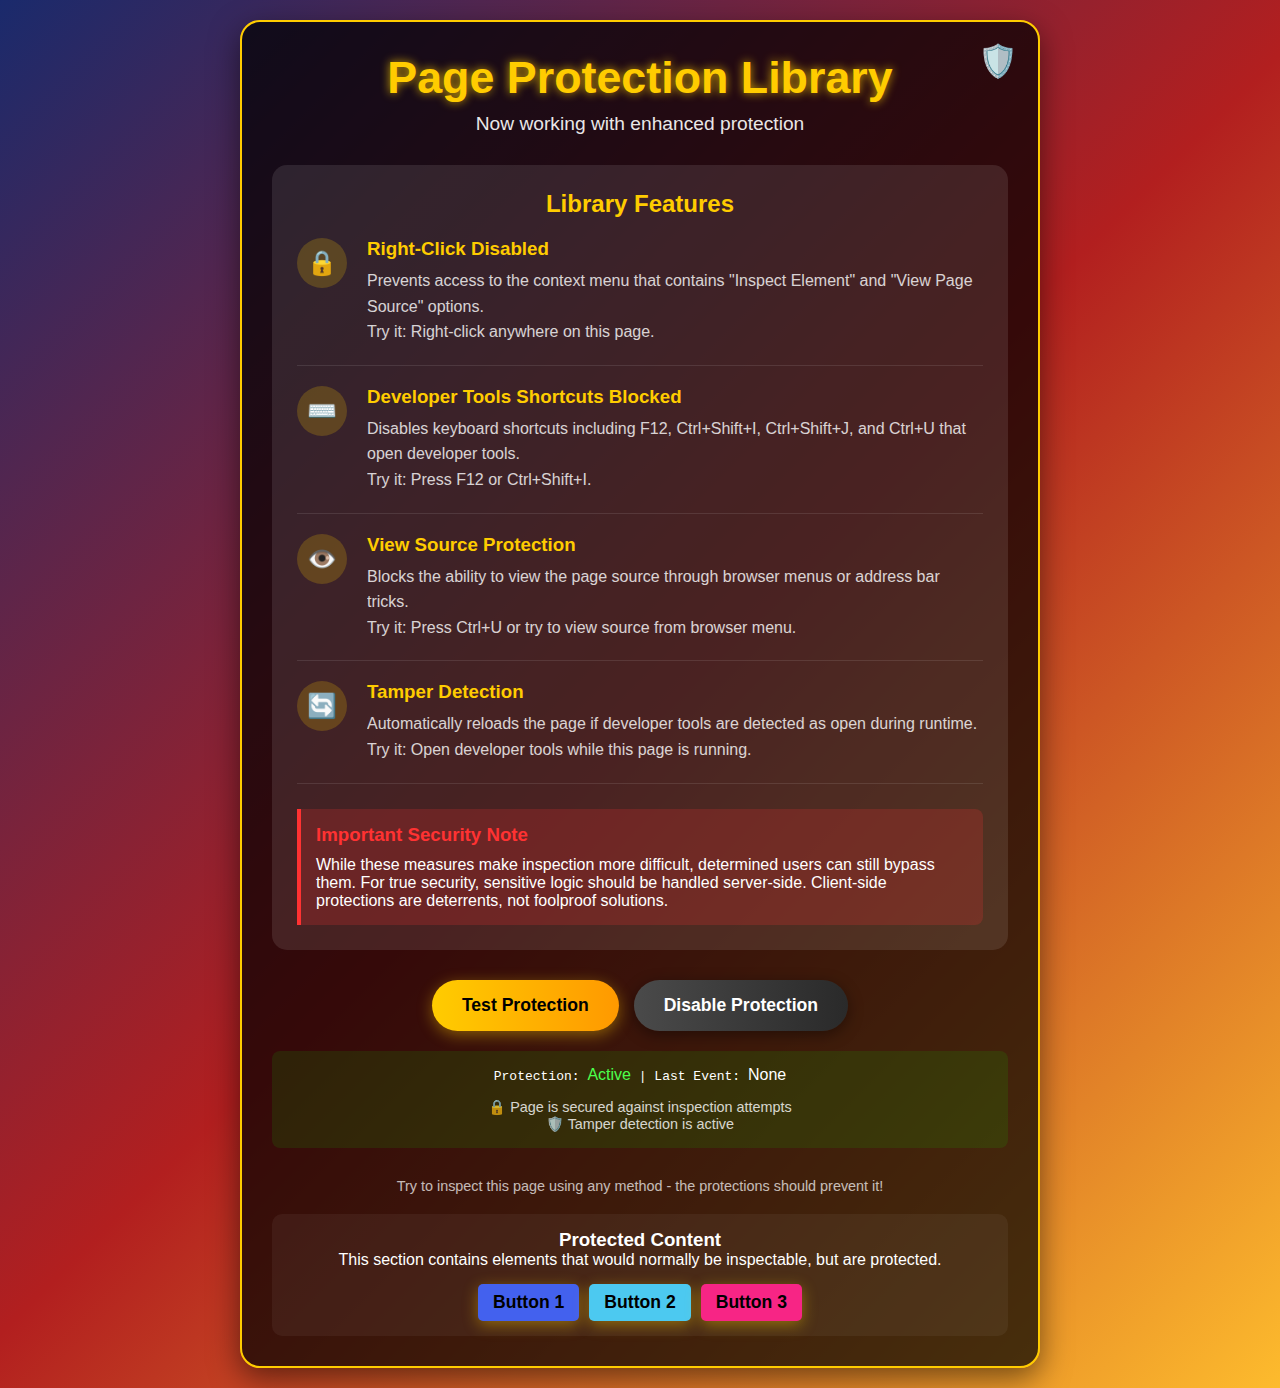
<file: page-protector-demo.html>
<!DOCTYPE html>
<html lang="en">
<head>
    <meta charset="UTF-8">
    <meta name="viewport" content="width=device-width, initial-scale=1.0">
    <title>Page Protection Library Demo</title>
    <style>
        * {
            margin: 0;
            padding: 0;
            box-sizing: border-box;
            font-family: 'Segoe UI', Tahoma, Geneva, Verdana, sans-serif;
        }
        
        body {
            background: linear-gradient(135deg, #1a2a6c, #b21f1f, #fdbb2d);
            min-height: 100vh;
            display: flex;
            justify-content: center;
            align-items: center;
            padding: 20px;
            color: #fff;
        }
        
        .container {
            background: rgba(0, 0, 0, 0.7);
            border-radius: 20px;
            box-shadow: 0 10px 30px rgba(0, 0, 0, 0.5);
            width: 100%;
            max-width: 800px;
            padding: 30px;
            text-align: center;
            position: relative;
            overflow: hidden;
            border: 2px solid #ffcc00;
        }
        
        .header {
            margin-bottom: 30px;
            position: relative;
        }
        
        h1 {
            font-size: 2.8rem;
            margin-bottom: 10px;
            text-shadow: 0 0 10px rgba(255, 204, 0, 0.8);
            color: #ffcc00;
        }
        
        .subtitle {
            font-size: 1.2rem;
            opacity: 0.9;
            margin-bottom: 30px;
        }
        
        .info {
            background: rgba(255, 255, 255, 0.1);
            border-radius: 15px;
            padding: 25px;
            margin-bottom: 30px;
            text-align: left;
        }
        
        .info h2 {
            color: #ffcc00;
            margin-bottom: 20px;
            text-align: center;
        }
        
        .feature {
            display: flex;
            align-items: flex-start;
            margin-bottom: 20px;
            padding-bottom: 20px;
            border-bottom: 1px solid rgba(255, 255, 255, 0.1);
        }
        
        .feature:last-child {
            border-bottom: none;
            margin-bottom: 0;
            padding-bottom: 0;
        }
        
        .icon {
            width: 50px;
            height: 50px;
            background: rgba(255, 204, 0, 0.2);
            border-radius: 50%;
            display: flex;
            justify-content: center;
            align-items: center;
            margin-right: 20px;
            flex-shrink: 0;
            font-size: 1.5rem;
        }
        
        .feature-details h3 {
            margin-bottom: 8px;
            color: #ffcc00;
        }
        
        .feature-details p {
            opacity: 0.8;
            line-height: 1.6;
        }
        
        .warning {
            background: rgba(255, 50, 50, 0.2);
            border-left: 4px solid #ff3232;
            padding: 15px;
            border-radius: 0 8px 8px 0;
            margin-top: 25px;
        }
        
        .warning h3 {
            color: #ff3232;
            margin-bottom: 10px;
        }
        
        .controls {
            display: flex;
            justify-content: center;
            gap: 15px;
            margin-top: 30px;
        }
        
        button {
            background: linear-gradient(to right, #ffcc00, #ff9900);
            color: #000;
            border: none;
            padding: 15px 30px;
            font-size: 1.1rem;
            border-radius: 50px;
            cursor: pointer;
            font-weight: bold;
            transition: all 0.3s ease;
            box-shadow: 0 4px 15px rgba(255, 204, 0, 0.4);
        }
        
        button:hover {
            transform: translateY(-3px);
            box-shadow: 0 6px 20px rgba(255, 204, 0, 0.6);
        }
        
        .secondary {
            background: linear-gradient(to right, #4a4a4a, #2a2a2a);
            color: #fff;
            box-shadow: 0 4px 15px rgba(0, 0, 0, 0.4);
        }
        
        .footer {
            margin-top: 30px;
            opacity: 0.7;
            font-size: 0.9rem;
        }
        
        .shield-icon {
            position: absolute;
            top: 20px;
            right: 20px;
            font-size: 2rem;
            color: #ffcc00;
            animation: pulse 2s infinite;
        }
        
        @keyframes pulse {
            0% { transform: scale(1); }
            50% { transform: scale(1.1); }
            100% { transform: scale(1); }
        }
        
        .status {
            background: rgba(0, 255, 0, 0.1);
            padding: 15px;
            border-radius: 8px;
            margin-top: 20px;
            font-family: monospace;
        }
        
        @media (max-width: 600px) {
            .container {
                padding: 20px;
            }
            
            h1 {
                font-size: 2.2rem;
            }
            
            .feature {
                flex-direction: column;
                align-items: center;
                text-align: center;
            }
            
            .icon {
                margin-right: 0;
                margin-bottom: 15px;
            }
            
            .controls {
                flex-direction: column;
                gap: 10px;
            }
        }
    </style>
    
    <!-- Inline version of the protection library -->
    <script>
        class PageProtector {
            constructor(options = {}) {
                // Default configuration
                this.defaultConfig = {
                    disableRightClick: true,
                    disableShortcuts: true,
                    disableTextSelection: true,
                    tamperDetection: true,
                    obfuscate: true,
                    tamperCheckInterval: 1000,
                    tamperThreshold: 100,
                    onContextMenuBlocked: null,
                    onShortcutBlocked: null,
                    onDevToolsDetected: null
                };
                
                // Merge options with defaults
                this.config = {...this.defaultConfig, ...options};
                
                // Store references to event listeners
                this.listeners = {
                    contextmenu: null,
                    keydown: null,
                    keypress: null,
                    selectstart: null
                };
                
                // Store interval ID for tamper detection
                this.tamperInterval = null;
            }
            
            init() {
                // Initialize all enabled protections
                if (this.config.disableRightClick) this._disableRightClick();
                if (this.config.disableShortcuts) this._disableShortcuts();
                if (this.config.disableTextSelection) this._disableTextSelection();
                if (this.config.tamperDetection) this._enableTamperDetection();
                if (this.config.obfuscate) this._obfuscateSource();
                
                console.log("PageProtector initialized successfully!");
            }
            
            destroy() {
                // Remove all event listeners
                if (this.listeners.contextmenu) {
                    document.removeEventListener('contextmenu', this.listeners.contextmenu);
                }
                
                if (this.listeners.keydown) {
                    document.removeEventListener('keydown', this.listeners.keydown);
                }
                
                if (this.listeners.keypress) {
                    document.onkeypress = null;
                }
                
                if (this.listeners.selectstart) {
                    document.removeEventListener('selectstart', this.listeners.selectstart);
                }
                
                // Clear tamper detection interval
                if (this.tamperInterval) {
                    clearInterval(this.tamperInterval);
                    this.tamperInterval = null;
                }
                
                console.log("PageProtector destroyed");
            }
            
            _disableRightClick() {
                this.listeners.contextmenu = (e) => {
                    e.preventDefault();
                    if (this.config.onContextMenuBlocked) {
                        this.config.onContextMenuBlocked(e);
                    }
                };
                document.addEventListener('contextmenu', this.listeners.contextmenu);
            }
            
            _disableShortcuts() {
                this.listeners.keydown = (e) => {
                    // Disable F12
                    if (e.key === 'F12') {
                        e.preventDefault();
                        if (this.config.onShortcutBlocked) {
                            this.config.onShortcutBlocked('F12');
                        }
                        return;
                    }
                    
                    // Disable Ctrl+Shift+I
                    if (e.ctrlKey && e.shiftKey && e.key === 'I') {
                        e.preventDefault();
                        if (this.config.onShortcutBlocked) {
                            this.config.onShortcutBlocked('Ctrl+Shift+I');
                        }
                        return;
                    }
                    
                    // Disable Ctrl+Shift+J
                    if (e.ctrlKey && e.shiftKey && e.key === 'J') {
                        e.preventDefault();
                        if (this.config.onShortcutBlocked) {
                            this.config.onShortcutBlocked('Ctrl+Shift+J');
                        }
                        return;
                    }
                    
                    // Disable Ctrl+U (View source)
                    if (e.ctrlKey && e.key === 'u') {
                        e.preventDefault();
                        if (this.config.onShortcutBlocked) {
                            this.config.onShortcutBlocked('Ctrl+U');
                        }
                        return;
                    }
                    
                    // Disable Ctrl+Shift+C (Chrome/Firefox element inspector)
                    if (e.ctrlKey && e.shiftKey && e.key === 'C') {
                        e.preventDefault();
                        if (this.config.onShortcutBlocked) {
                            this.config.onShortcutBlocked('Ctrl+Shift+C');
                        }
                        return;
                    }
                };
                document.addEventListener('keydown', this.listeners.keydown);
                
                // Block menu bar access to View Source
                this.listeners.keypress = (e) => {
                    if (e.ctrlKey && (e.key === 'u' || e.key === 'U')) {
                        e.preventDefault();
                        if (this.config.onShortcutBlocked) {
                            this.config.onShortcutBlocked('Ctrl+U');
                        }
                        return false;
                    }
                };
                document.onkeypress = this.listeners.keypress;
            }
            
            _disableTextSelection() {
                this.listeners.selectstart = (e) => {
                    e.preventDefault();
                };
                document.addEventListener('selectstart', this.listeners.selectstart);
            }
            
            _enableTamperDetection() {
                this.tamperInterval = setInterval(() => {
                    const before = performance.now();
                    
                    // This will pause execution if dev tools are open
                    try {
                        // Using a function constructor to bypass breakpoint detection
                        const debug = new Function("debugger;");
                        debug();
                    } catch (e) {
                        // Continue even if debugger statement is blocked
                    }
                    
                    const after = performance.now();
                    
                    if (after - before > this.config.tamperThreshold) {
                        if (this.config.onDevToolsDetected) {
                            this.config.onDevToolsDetected();
                        }
                        location.reload();
                    }
                }, this.config.tamperCheckInterval);
            }
            
            _obfuscateSource() {
                // Add a comment to the body for obfuscation
                document.body.innerHTML += '<!-- Source code protected by PageProtector.js -->';
            }
        }
    </script>
</head>
<body>
    <div class="container">
        <div class="shield-icon">🛡️</div>
        
        <div class="header">
            <h1>Page Protection Library</h1>
            <p class="subtitle">Now working with enhanced protection</p>
        </div>
        
        <div class="info">
            <h2>Library Features</h2>
            
            <div class="feature">
                <div class="icon">🔒</div>
                <div class="feature-details">
                    <h3>Right-Click Disabled</h3>
                    <p>Prevents access to the context menu that contains "Inspect Element" and "View Page Source" options.</p>
                    <p>Try it: Right-click anywhere on this page.</p>
                </div>
            </div>
            
            <div class="feature">
                <div class="icon">⌨️</div>
                <div class="feature-details">
                    <h3>Developer Tools Shortcuts Blocked</h3>
                    <p>Disables keyboard shortcuts including F12, Ctrl+Shift+I, Ctrl+Shift+J, and Ctrl+U that open developer tools.</p>
                    <p>Try it: Press F12 or Ctrl+Shift+I.</p>
                </div>
            </div>
            
            <div class="feature">
                <div class="icon">👁️</div>
                <div class="feature-details">
                    <h3>View Source Protection</h3>
                    <p>Blocks the ability to view the page source through browser menus or address bar tricks.</p>
                    <p>Try it: Press Ctrl+U or try to view source from browser menu.</p>
                </div>
            </div>
            
            <div class="feature">
                <div class="icon">🔄</div>
                <div class="feature-details">
                    <h3>Tamper Detection</h3>
                    <p>Automatically reloads the page if developer tools are detected as open during runtime.</p>
                    <p>Try it: Open developer tools while this page is running.</p>
                </div>
            </div>
            
            <div class="warning">
                <h3>Important Security Note</h3>
                <p>While these measures make inspection more difficult, determined users can still bypass them. For true security, sensitive logic should be handled server-side. Client-side protections are deterrents, not foolproof solutions.</p>
            </div>
        </div>
        
        <div class="controls">
            <button id="testProtection">Test Protection</button>
            <button class="secondary" id="toggleProtection">Disable Protection</button>
        </div>
        
        <div class="status" id="status">
            Protection: <span id="protectionStatus" style="color: #4cff4c;">Active</span> | 
            Last Event: <span id="lastEvent">None</span>
        </div>
        
        <div class="footer">
            <p>Try to inspect this page using any method - the protections should prevent it!</p>
        </div>
    </div>

    <script>
        // Initialize the protection library with custom configuration
        const protector = new PageProtector({
            disableRightClick: true,
            disableShortcuts: true,
            disableTextSelection: true,
            tamperDetection: true,
            obfuscate: true,
            tamperCheckInterval: 1000,
            tamperThreshold: 100,
            onContextMenuBlocked: function(e) {
                document.getElementById('lastEvent').textContent = 'Context menu blocked';
                document.getElementById('lastEvent').style.color = '#ff4c4c';
                setTimeout(() => {
                    document.getElementById('lastEvent').style.color = 'white';
                }, 1000);
            },
            onShortcutBlocked: function(shortcut) {
                document.getElementById('lastEvent').textContent = `${shortcut} blocked`;
                document.getElementById('lastEvent').style.color = '#ff4c4c';
                setTimeout(() => {
                    document.getElementById('lastEvent').style.color = 'white';
                }, 1000);
            },
            onDevToolsDetected: function() {
                document.getElementById('lastEvent').textContent = 'Dev tools detected! Reloading...';
                document.getElementById('lastEvent').style.color = '#ff4c4c';
            }
        });
        
        // Initialize the protection
        protector.init();
        
        // Button event handlers
        document.getElementById('testProtection').addEventListener('click', function() {
            alert('Try to inspect this page! You\'ll find the protection in action.');
            document.getElementById('lastEvent').textContent = 'Test button clicked';
            document.getElementById('lastEvent').style.color = '#4cff4c';
            setTimeout(() => {
                document.getElementById('lastEvent').style.color = 'white';
            }, 1000);
        });
        
        let protectionEnabled = true;
        document.getElementById('toggleProtection').addEventListener('click', function() {
            if (protectionEnabled) {
                protector.destroy();
                document.getElementById('protectionStatus').textContent = 'Disabled';
                document.getElementById('protectionStatus').style.color = '#ff4c4c';
                document.getElementById('toggleProtection').textContent = 'Enable Protection';
                document.getElementById('lastEvent').textContent = 'Protection disabled';
                document.getElementById('lastEvent').style.color = '#ff4c4c';
                protectionEnabled = false;
            } else {
                protector.init();
                document.getElementById('protectionStatus').textContent = 'Active';
                document.getElementById('protectionStatus').style.color = '#4cff4c';
                document.getElementById('toggleProtection').textContent = 'Disable Protection';
                document.getElementById('lastEvent').textContent = 'Protection enabled';
                document.getElementById('lastEvent').style.color = '#4cff4c';
                protectionEnabled = true;
            }
            
            setTimeout(() => {
                document.getElementById('lastEvent').style.color = 'white';
            }, 1000);
        });
        
        // Add some dummy elements to make the page more complex
        const dummyContent = document.createElement('div');
        dummyContent.style.marginTop = '20px';
        dummyContent.style.padding = '15px';
        dummyContent.style.backgroundColor = 'rgba(255, 255, 255, 0.05)';
        dummyContent.style.borderRadius = '10px';
        dummyContent.innerHTML = `
            <h3>Protected Content</h3>
            <p>This section contains elements that would normally be inspectable, but are protected.</p>
            <div style="display: flex; justify-content: center; gap: 10px; margin-top: 15px;">
                <button style="padding: 8px 15px; background: #4361ee; border: none; border-radius: 5px;">Button 1</button>
                <button style="padding: 8px 15px; background: #4cc9f0; border: none; border-radius: 5px;">Button 2</button>
                <button style="padding: 8px 15px; background: #f72585; border: none; border-radius: 5px;">Button 3</button>
            </div>
        `;
        document.querySelector('.container').appendChild(dummyContent);
        
        // Add more protection indicators
        const protectionInfo = document.createElement('div');
        protectionInfo.style.marginTop = '15px';
        protectionInfo.style.fontSize = '0.9em';
        protectionInfo.style.opacity = '0.8';
        protectionInfo.innerHTML = `
            <p>🔒 Page is secured against inspection attempts</p>
            <p>🛡️ Tamper detection is active</p>
        `;
        document.getElementById('status').appendChild(protectionInfo);
    </script>
</body>
</html>
</file>
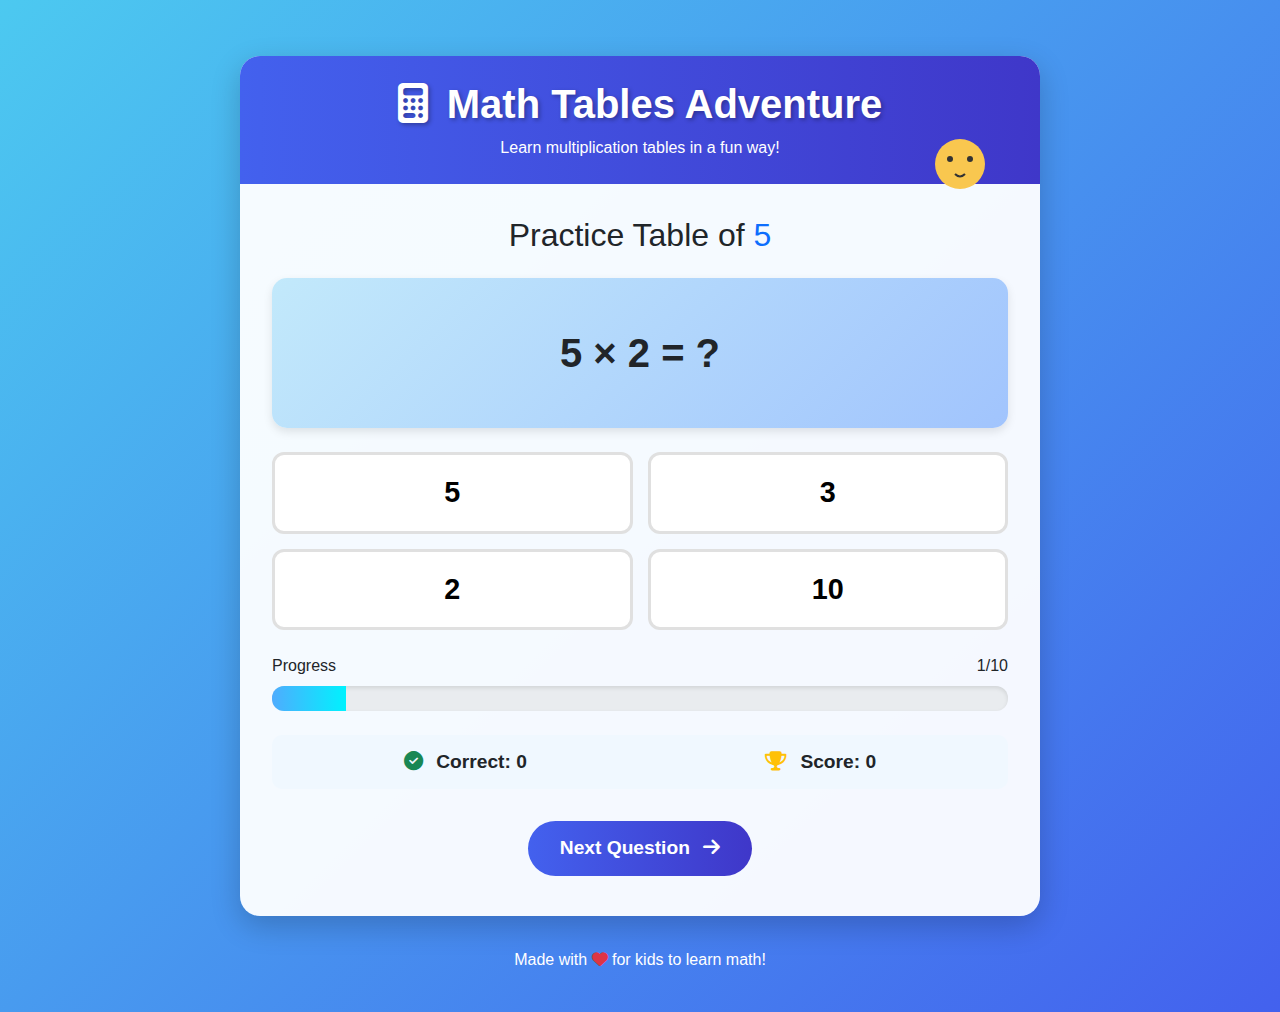
<file: v01.html>
<!DOCTYPE html>
<html lang="en">
<head>
    <meta charset="UTF-8">
    <meta name="viewport" content="width=device-width, initial-scale=1.0">
    <title>Math Tables Adventure</title>
    <link href="https://cdn.jsdelivr.net/npm/bootstrap@5.3.0/dist/css/bootstrap.min.css" rel="stylesheet">
    <link rel="stylesheet" href="https://cdnjs.cloudflare.com/ajax/libs/font-awesome/6.4.0/css/all.min.css">
    <style>
        :root {
            --primary: #4361ee;
            --secondary: #3f37c9;
            --success: #4cc9f0;
            --danger: #f72585;
            --warning: #f9c74f;
            --light: #f8f9fa;
            --dark: #212529;
        }
        
        body {
            background: linear-gradient(135deg, #4cc9f0, #4361ee);
            min-height: 100vh;
            font-family: 'Comic Sans MS', cursive, sans-serif;
            overflow-x: hidden;
        }
        
        .game-container {
            background-color: rgba(255, 255, 255, 0.95);
            border-radius: 20px;
            box-shadow: 0 10px 30px rgba(0, 0, 0, 0.2);
            overflow: hidden;
            max-width: 800px;
            margin: 2rem auto;
            padding: 2rem;
        }
        
        .header {
            background: linear-gradient(to right, var(--primary), var(--secondary));
            color: white;
            padding: 1.5rem;
            border-radius: 15px 15px 0 0;
            margin: -2rem -2rem 2rem -2rem;
            text-align: center;
            position: relative;
        }
        
        .header h1 {
            font-weight: 700;
            text-shadow: 2px 2px 4px rgba(0, 0, 0, 0.3);
        }
        
        .character {
            position: absolute;
            bottom: -40px;
            right: 30px;
            width: 100px;
            height: 100px;
            background: url('data:image/svg+xml;utf8,<svg xmlns="http://www.w3.org/2000/svg" viewBox="0 0 100 100"><circle cx="50" cy="40" r="25" fill="%23F9C74F"/><circle cx="40" cy="35" r="3" fill="%23333"/><circle cx="60" cy="35" r="3" fill="%23333"/><path d="M45,50 Q50,55 55,50" stroke="%23333" stroke-width="2" fill="none"/></svg>') no-repeat;
            background-size: contain;
            z-index: 10;
        }
        
        .table-btn {
            background: linear-gradient(to bottom, #ff9a9e, #fad0c4);
            border: none;
            border-radius: 50%;
            width: 70px;
            height: 70px;
            margin: 10px;
            font-size: 1.5rem;
            font-weight: bold;
            color: var(--dark);
            box-shadow: 0 4px 8px rgba(0, 0, 0, 0.1);
            transition: all 0.3s ease;
        }
        
        .table-btn:hover {
            transform: translateY(-5px) scale(1.1);
            box-shadow: 0 6px 12px rgba(0, 0, 0, 0.15);
        }
        
        .table-btn.selected {
            background: linear-gradient(to bottom, #a1c4fd, #c2e9fb);
            transform: scale(1.1);
            box-shadow: 0 0 20px rgba(67, 97, 238, 0.5);
        }
        
        .game-screen {
            display: none;
        }
        
        .question-box {
            background: linear-gradient(135deg, #c2e9fb, #a1c4fd);
            border-radius: 15px;
            padding: 2rem;
            font-size: 2.5rem;
            font-weight: bold;
            text-align: center;
            margin: 1rem 0;
            box-shadow: 0 4px 10px rgba(0, 0, 0, 0.1);
            min-height: 150px;
            display: flex;
            align-items: center;
            justify-content: center;
        }
        
        .options-container {
            display: grid;
            grid-template-columns: repeat(2, 1fr);
            gap: 15px;
            margin: 1.5rem 0;
        }
        
        .option-btn {
            background: white;
            border: 3px solid #e0e0e0;
            border-radius: 12px;
            padding: 1rem;
            font-size: 1.8rem;
            font-weight: bold;
            cursor: pointer;
            transition: all 0.2s ease;
        }
        
        .option-btn:hover {
            transform: translateY(-3px);
            border-color: var(--primary);
            box-shadow: 0 5px 15px rgba(0, 0, 0, 0.1);
        }
        
        .option-btn.correct {
            background: linear-gradient(to bottom, #56ab2f, #a8e063);
            color: white;
            border-color: #56ab2f;
        }
        
        .option-btn.wrong {
            background: linear-gradient(to bottom, #ff512f, #dd2476);
            color: white;
            border-color: #ff512f;
        }
        
        .progress-container {
            margin: 1.5rem 0;
        }
        
        .progress {
            height: 25px;
            border-radius: 12px;
            box-shadow: inset 0 2px 4px rgba(0, 0, 0, 0.1);
        }
        
        .progress-bar {
            background: linear-gradient(to right, #4facfe, #00f2fe);
        }
        
        .stats {
            display: flex;
            justify-content: space-around;
            font-size: 1.2rem;
            margin: 1rem 0;
            background: #f0f8ff;
            padding: 0.8rem;
            border-radius: 10px;
            font-weight: bold;
        }
        
        .result-screen {
            display: none;
            text-align: center;
            padding: 2rem;
        }
        
        .result-icon {
            font-size: 6rem;
            color: var(--primary);
            margin: 1rem 0;
            animation: bounce 1s infinite alternate;
        }
        
        @keyframes bounce {
            from { transform: translateY(0); }
            to { transform: translateY(-20px); }
        }
        
        .confetti {
            position: absolute;
            width: 10px;
            height: 10px;
            background-color: #f00;
            animation: fall linear forwards;
        }
        
        @keyframes fall {
            to { transform: translateY(100vh) rotate(360deg); opacity: 0; }
        }
        
        .btn-custom {
            background: linear-gradient(to right, var(--primary), var(--secondary));
            border: none;
            color: white;
            padding: 0.8rem 2rem;
            font-size: 1.2rem;
            border-radius: 50px;
            font-weight: bold;
            margin: 0.5rem;
            transition: all 0.3s ease;
        }
        
        .btn-custom:hover {
            transform: translateY(-3px);
            box-shadow: 0 5px 15px rgba(0, 0, 0, 0.2);
        }
        
        .btn-custom:active {
            transform: translateY(1px);
        }
        
        .star {
            color: gold;
            font-size: 2rem;
            margin: 0 3px;
            text-shadow: 0 0 8px rgba(255, 215, 0, 0.8);
        }
        
        .animate-bounce {
            animation: bounce 0.5s ease infinite alternate;
        }
        
        .animate-pulse {
            animation: pulse 1.5s infinite;
        }
        
        @keyframes pulse {
            0% { transform: scale(1); }
            50% { transform: scale(1.05); }
            100% { transform: scale(1); }
        }
        
        @media (max-width: 768px) {
            .table-btn {
                width: 60px;
                height: 60px;
                font-size: 1.3rem;
            }
            
            .question-box {
                font-size: 2rem;
                min-height: 120px;
            }
            
            .options-container {
                grid-template-columns: 1fr;
            }
        }
    </style>
</head>
<body>
    <div class="container py-4">
        <div class="game-container animate-pulse">
            <div class="header position-relative">
                <h1><i class="fas fa-calculator me-2"></i> Math Tables Adventure</h1>
                <p class="mb-0">Learn multiplication tables in a fun way!</p>
                <div class="character"></div>
            </div>
            
            <!-- Welcome Screen -->
            <div id="welcomeScreen" class="text-center">
                <div class="mb-4">
                    <img src="data:image/svg+xml;utf8,<svg xmlns='http://www.w3.org/2000/svg' viewBox='0 0 200 100'><rect width='200' height='100' fill='%234361ee' rx='10'/><text x='100' y='50' font-family='Arial' font-size='24' fill='white' text-anchor='middle' dominant-baseline='middle'>1×1 to 20×20</text></svg>" alt="Math Adventure" class="img-fluid mb-4" style="max-width: 300px;">
                    <h2 class="text-primary">Let's Learn Multiplication Tables!</h2>
                    <p class="lead">Select a multiplication table to practice and become a math wizard!</p>
                </div>
                
                <div class="d-flex flex-wrap justify-content-center mb-4">
                    <button class="table-btn" data-table="random">🎲</button>
                    <button class="table-btn" data-table="1">1</button>
                    <button class="table-btn" data-table="2">2</button>
                    <button class="table-btn" data-table="3">3</button>
                    <button class="table-btn" data-table="4">4</button>
                    <button class="table-btn" data-table="5">5</button>
                    <button class="table-btn" data-table="6">6</button>
                    <button class="table-btn" data-table="7">7</button>
                    <button class="table-btn" data-table="8">8</button>
                    <button class="table-btn" data-table="9">9</button>
                    <button class="table-btn" data-table="10">10</button>
                    <button class="table-btn" data-table="11">11</button>
                    <button class="table-btn" data-table="12">12</button>
                    <button class="table-btn" data-table="13">13</button>
                    <button class="table-btn" data-table="14">14</button>
                    <button class="table-btn" data-table="15">15</button>
                    <button class="table-btn" data-table="16">16</button>
                    <button class="table-btn" data-table="17">17</button>
                    <button class="table-btn" data-table="18">18</button>
                    <button class="table-btn" data-table="19">19</button>
                    <button class="table-btn" data-table="20">20</button>
                </div>
                
                <div class="alert alert-info">
                    <i class="fas fa-lightbulb me-2"></i> <strong>Tip:</strong> Start with tables you find challenging!
                </div>
            </div>
            
            <!-- Game Screen -->
            <div id="gameScreen" class="game-screen">
                <h2 class="text-center mb-4">Practice Table of <span id="currentTable" class="text-primary">5</span></h2>
                
                <div class="question-box">
                    <span id="question">5 × 3 = ?</span>
                </div>
                
                <div class="options-container" id="optionsContainer">
                    <!-- Options will be generated here -->
                </div>
                
                <div class="progress-container">
                    <div class="d-flex justify-content-between mb-2">
                        <span>Progress</span>
                        <span><span id="currentQuestion">1</span>/10</span>
                    </div>
                    <div class="progress">
                        <div id="progressBar" class="progress-bar" role="progressbar" style="width: 10%"></div>
                    </div>
                </div>
                
                <div class="stats">
                    <div>
                        <i class="fas fa-check-circle text-success me-2"></i>
                        Correct: <span id="correctCount">0</span>
                    </div>
                    <div>
                        <i class="fas fa-trophy text-warning me-2"></i>
                        Score: <span id="score">0</span>
                    </div>
                </div>
                
                <div class="text-center mt-4">
                    <button id="nextBtn" class="btn-custom" disabled>Next Question <i class="fas fa-arrow-right ms-2"></i></button>
                </div>
            </div>
            
            <!-- Result Screen -->
            <div id="resultScreen" class="result-screen">
                <div class="result-icon">
                    <i class="fas fa-trophy"></i>
                </div>
                <h2 class="text-primary">Congratulations!</h2>
                <h3>You completed the <span id="completedTable" class="text-primary">5</span> times table!</h3>
                
                <div class="my-4 p-3 bg-light rounded" style="max-width: 400px; margin: 0 auto;">
                    <h4>Your Score</h4>
                    <div class="display-3 text-primary fw-bold"><span id="finalScore">0</span>/100</div>
                    <div class="stars my-3">
                        <i class="star fas fa-star"></i>
                        <i class="star fas fa-star"></i>
                        <i class="star fas fa-star"></i>
                        <i class="star fas fa-star"></i>
                        <i class="star fas fa-star"></i>
                    </div>
                    <div>Correct Answers: <span id="finalCorrect">0</span>/10</div>
                </div>
                
                <div class="d-flex flex-wrap justify-content-center mt-4">
                    <button id="restartBtn" class="btn-custom"><i class="fas fa-redo me-2"></i> Play Again</button>
                    <button id="newTableBtn" class="btn-custom" style="background: linear-gradient(to right, #ff9a9e, #fad0c4);"><i class="fas fa-random me-2"></i> New Table</button>
                </div>
            </div>
        </div>
        
        <footer class="text-center text-white mt-4">
            <p>Made with <i class="fas fa-heart text-danger"></i> for kids to learn math!</p>
        </footer>
    </div>
    
    <script>
        document.addEventListener('DOMContentLoaded', function() {
            // Game state
            const state = {
                currentTable: null,
                currentQuestion: 1,
                totalQuestions: 10,
                score: 0,
                correctAnswers: 0,
                currentOptions: [],
                correctAnswer: null
            };
            
            // DOM elements
            const welcomeScreen = document.getElementById('welcomeScreen');
            const gameScreen = document.getElementById('gameScreen');
            const resultScreen = document.getElementById('resultScreen');
            const tableButtons = document.querySelectorAll('.table-btn');
            const currentTableSpan = document.getElementById('currentTable');
            const questionSpan = document.getElementById('question');
            const optionsContainer = document.getElementById('optionsContainer');
            const currentQuestionSpan = document.getElementById('currentQuestion');
            const progressBar = document.getElementById('progressBar');
            const correctCountSpan = document.getElementById('correctCount');
            const scoreSpan = document.getElementById('score');
            const finalScoreSpan = document.getElementById('finalScore');
            const finalCorrectSpan = document.getElementById('finalCorrect');
            const completedTableSpan = document.getElementById('completedTable');
            const nextBtn = document.getElementById('nextBtn');
            const restartBtn = document.getElementById('restartBtn');
            const newTableBtn = document.getElementById('newTableBtn');
            
            // Event listeners
            tableButtons.forEach(button => {
                button.addEventListener('click', () => {
                    const table = button.getAttribute('data-table');
                    startGame(table);
                    button.classList.add('selected');
                    
                    // Remove selection from other buttons
                    tableButtons.forEach(btn => {
                        if (btn !== button) btn.classList.remove('selected');
                    });
                });
            });
            
            nextBtn.addEventListener('click', nextQuestion);
            restartBtn.addEventListener('click', () => startGame(state.currentTable));
            newTableBtn.addEventListener('click', () => {
                resultScreen.style.display = 'none';
                welcomeScreen.style.display = 'block';
            });
            
            // Start the game
            function startGame(table) {
                // Set the current table
                state.currentTable = table;
                state.currentQuestion = 1;
                state.score = 0;
                state.correctAnswers = 0;
                
                // Update UI
                welcomeScreen.style.display = 'none';
                gameScreen.style.display = 'block';
                resultScreen.style.display = 'none';
                
                currentTableSpan.textContent = table === 'random' ? 'Random' : table;
                updateScore();
                generateQuestion();
            }
            
            // Generate a new question
            function generateQuestion() {
                let multiplier, multiplicand;
                
                if (state.currentTable === 'random') {
                    multiplicand = Math.floor(Math.random() * 20) + 1;
                    multiplier = Math.floor(Math.random() * 10) + 1;
                } else {
                    multiplicand = parseInt(state.currentTable);
                    multiplier = Math.floor(Math.random() * 10) + 1;
                }
                
                const answer = multiplicand * multiplier;
                state.correctAnswer = answer;
                
                // Generate question text
                questionSpan.textContent = `${multiplicand} × ${multiplier} = ?`;
                currentQuestionSpan.textContent = state.currentQuestion;
                progressBar.style.width = `${(state.currentQuestion / state.totalQuestions) * 100}%`;
                
                // Generate options (1 correct and 3 incorrect)
                const options = [answer];
                while (options.length < 4) {
                    // Generate a wrong answer that's different from existing options
                    let wrongAnswer;
                    const offset = Math.floor(Math.random() * 10) + 1;
                    const direction = Math.random() > 0.5 ? 1 : -1;
                    wrongAnswer = answer + (offset * direction);
                    
                    // Ensure wrong answer is positive and not the same as correct answer
                    if (wrongAnswer > 0 && !options.includes(wrongAnswer)) {
                        options.push(wrongAnswer);
                    }
                }
                
                // Shuffle options
                shuffleArray(options);
                state.currentOptions = options;
                
                // Render options
                renderOptions();
            }
            
            // Shuffle array (Fisher-Yates algorithm)
            function shuffleArray(array) {
                for (let i = array.length - 1; i > 0; i--) {
                    const j = Math.floor(Math.random() * (i + 1));
                    [array[i], array[j]] = [array[j], array[i]];
                }
            }
            
            // Render options to the DOM
            function renderOptions() {
                optionsContainer.innerHTML = '';
                nextBtn.disabled = true;
                
                state.currentOptions.forEach((option, index) => {
                    const button = document.createElement('button');
                    button.className = 'option-btn';
                    button.textContent = option;
                    button.dataset.value = option;
                    
                    button.addEventListener('click', () => checkAnswer(option, button));
                    
                    optionsContainer.appendChild(button);
                });
            }
            
            // Check the selected answer
            function checkAnswer(selectedValue, button) {
                // Disable all buttons to prevent multiple answers
                document.querySelectorAll('.option-btn').forEach(btn => {
                    btn.disabled = true;
                });
                
                if (parseInt(selectedValue) === state.correctAnswer) {
                    // Correct answer
                    button.classList.add('correct');
                    state.score += 10;
                    state.correctAnswers++;
                    
                    // Create confetti effect
                    createConfetti();
                } else {
                    // Wrong answer
                    button.classList.add('wrong');
                    
                    // Highlight correct answer
                    document.querySelectorAll('.option-btn').forEach(btn => {
                        if (parseInt(btn.dataset.value) === state.correctAnswer) {
                            btn.classList.add('correct');
                        }
                    });
                }
                
                updateScore();
                nextBtn.disabled = false;
            }
            
            // Create confetti effect
            function createConfetti() {
                const colors = ['#f72585', '#4361ee', '#4cc9f0', '#f9c74f', '#56ab2f'];
                const container = document.querySelector('.game-container');
                
                for (let i = 0; i < 50; i++) {
                    const confetti = document.createElement('div');
                    confetti.className = 'confetti';
                    confetti.style.left = `${Math.random() * 100}%`;
                    confetti.style.backgroundColor = colors[Math.floor(Math.random() * colors.length)];
                    confetti.style.width = `${Math.random() * 10 + 5}px`;
                    confetti.style.height = `${Math.random() * 10 + 5}px`;
                    confetti.style.animationDuration = `${Math.random() * 3 + 2}s`;
                    
                    container.appendChild(confetti);
                    
                    // Remove confetti after animation completes
                    setTimeout(() => {
                        confetti.remove();
                    }, 5000);
                }
            }
            
            // Update score display
            function updateScore() {
                correctCountSpan.textContent = state.correctAnswers;
                scoreSpan.textContent = state.score;
            }
            
            // Move to the next question
            function nextQuestion() {
                state.currentQuestion++;
                
                if (state.currentQuestion > state.totalQuestions) {
                    endGame();
                } else {
                    generateQuestion();
                }
            }
            
            // End the game and show results
            function endGame() {
                gameScreen.style.display = 'none';
                resultScreen.style.display = 'block';
                
                completedTableSpan.textContent = state.currentTable === 'random' ? 'Random' : state.currentTable;
                finalScoreSpan.textContent = state.score;
                finalCorrectSpan.textContent = state.correctAnswers;
                
                // Calculate stars (1 star per 2 correct answers)
                const stars = document.querySelectorAll('.star');
                const starCount = Math.min(5, Math.ceil(state.correctAnswers / 2));
                
                stars.forEach((star, index) => {
                    if (index < starCount) {
                        star.classList.add('animate-bounce');
                        star.style.animationDelay = `${index * 0.2}s`;
                    } else {
                        star.style.opacity = '0.3';
                    }
                });
            }
            
            // Start with table 5 by default
            setTimeout(() => {
                document.querySelector('[data-table="5"]').click();
            }, 100);
        });
    </script>
</body>
</html>
</file>
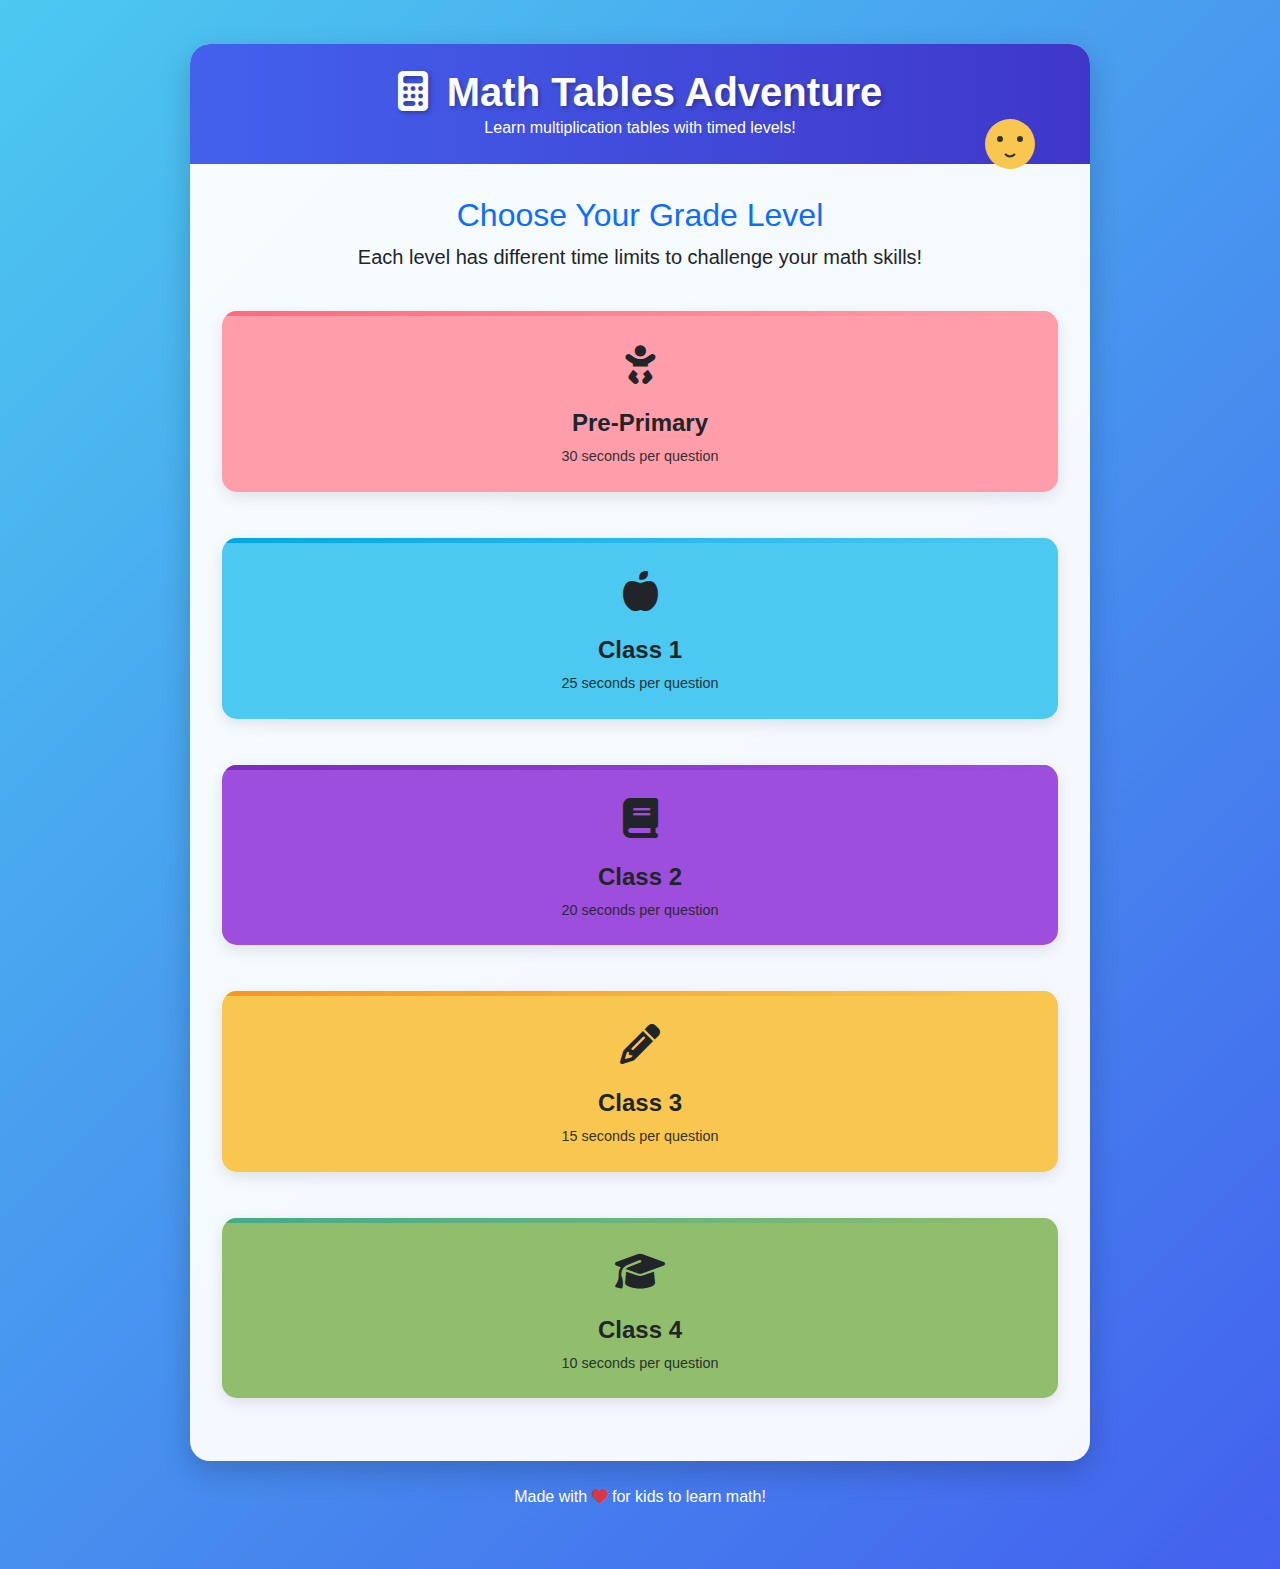
<file: v02.html>
<!DOCTYPE html>
<html lang="en">
<head>
    <meta charset="UTF-8">
    <meta name="viewport" content="width=device-width, initial-scale=1.0">
    <title>Math Tables Adventure - Learn Multiplication!</title>
    <link href="https://cdn.jsdelivr.net/npm/bootstrap@5.3.0/dist/css/bootstrap.min.css" rel="stylesheet">
    <link rel="stylesheet" href="https://cdnjs.cloudflare.com/ajax/libs/font-awesome/6.4.0/css/all.min.css">
    <style>
        :root {
            --primary: #4361ee;
            --secondary: #3f37c9;
            --success: #4cc9f0;
            --danger: #f72585;
            --warning: #f9c74f;
            --light: #f8f9fa;
            --dark: #212529;
            --pre-primary: #FF9EAA;
            --class1: #4cc9f0;
            --class2: #9d4edd;
            --class3: #f9c74f;
            --class4: #90be6d;
        }
        
        body {
            background: linear-gradient(135deg, #4cc9f0, #4361ee);
            min-height: 100vh;
            font-family: 'Comic Sans MS', 'Marker Felt', 'Chalkboard SE', cursive, sans-serif;
            overflow-x: hidden;
            padding: 20px;
        }
        
        .game-container {
            background-color: rgba(255, 255, 255, 0.95);
            border-radius: 20px;
            box-shadow: 0 10px 30px rgba(0, 0, 0, 0.2);
            overflow: hidden;
            max-width: 900px;
            margin: 0 auto;
            padding: 2rem;
        }
        
        .header {
            background: linear-gradient(to right, var(--primary), var(--secondary));
            color: white;
            padding: 1.5rem;
            border-radius: 15px 15px 0 0;
            margin: -2rem -2rem 2rem -2rem;
            text-align: center;
            position: relative;
        }
        
        .header h1 {
            font-weight: 700;
            text-shadow: 2px 2px 4px rgba(0, 0, 0, 0.3);
            margin: 0;
        }
        
        .character {
            position: absolute;
            bottom: -40px;
            right: 30px;
            width: 100px;
            height: 100px;
            background: url('data:image/svg+xml;utf8,<svg xmlns="http://www.w3.org/2000/svg" viewBox="0 0 100 100"><circle cx="50" cy="40" r="25" fill="%23F9C74F"/><circle cx="40" cy="35" r="3" fill="%23333"/><circle cx="60" cy="35" r="3" fill="%23333"/><path d="M45,50 Q50,55 55,50" stroke="%23333" stroke-width="2" fill="none"/></svg>') no-repeat;
            background-size: contain;
            z-index: 10;
        }
        
        .level-card {
            border-radius: 15px;
            padding: 1.5rem;
            text-align: center;
            margin: 15px 0;
            cursor: pointer;
            transition: all 0.3s ease;
            box-shadow: 0 5px 15px rgba(0, 0, 0, 0.1);
            position: relative;
            overflow: hidden;
            border: none;
        }
        
        .level-card:hover {
            transform: translateY(-5px) scale(1.03);
            box-shadow: 0 8px 25px rgba(0, 0, 0, 0.2);
        }
        
        .level-card::before {
            content: '';
            position: absolute;
            top: 0;
            left: 0;
            width: 100%;
            height: 5px;
        }
        
        .pre-primary { background-color: var(--pre-primary); }
        .pre-primary::before { background: linear-gradient(to right, #ff6b7c, #ff9eaa); }
        
        .class1 { background-color: var(--class1); }
        .class1::before { background: linear-gradient(to right, #00a8e8, #4cc9f0); }
        
        .class2 { background-color: var(--class2); }
        .class2::before { background: linear-gradient(to right, #7b2cbf, #9d4edd); }
        
        .class3 { background-color: var(--class3); }
        .class3::before { background: linear-gradient(to right, #f8961e, #f9c74f); }
        
        .class4 { background-color: var(--class4); }
        .class4::before { background: linear-gradient(to right, #43aa8b, #90be6d); }
        
        .table-btn {
            background: linear-gradient(to bottom, #ff9a9e, #fad0c4);
            border: none;
            border-radius: 50%;
            width: 70px;
            height: 70px;
            margin: 10px;
            font-size: 1.5rem;
            font-weight: bold;
            color: var(--dark);
            box-shadow: 0 4px 8px rgba(0, 0, 0, 0.1);
            transition: all 0.3s ease;
        }
        
        .table-btn:hover {
            transform: translateY(-5px) scale(1.1);
            box-shadow: 0 6px 12px rgba(0, 0, 0, 0.15);
        }
        
        .table-btn.selected {
            background: linear-gradient(to bottom, #a1c4fd, #c2e9fb);
            transform: scale(1.1);
            box-shadow: 0 0 20px rgba(67, 97, 238, 0.5);
        }
        
        .game-screen {
            display: none;
        }
        
        .question-box {
            background: linear-gradient(135deg, #c2e9fb, #a1c4fd);
            border-radius: 15px;
            padding: 2rem;
            font-size: 2.5rem;
            font-weight: bold;
            text-align: center;
            margin: 1rem 0;
            box-shadow: 0 4px 10px rgba(0, 0, 0, 0.1);
            min-height: 150px;
            display: flex;
            align-items: center;
            justify-content: center;
            position: relative;
        }
        
        .timer-container {
            position: absolute;
            top: -15px;
            right: -15px;
            background: var(--danger);
            color: white;
            width: 70px;
            height: 70px;
            border-radius: 50%;
            display: flex;
            align-items: center;
            justify-content: center;
            font-size: 1.8rem;
            font-weight: bold;
            box-shadow: 0 4px 10px rgba(0, 0, 0, 0.2);
            border: 3px solid white;
        }
        
        .options-container {
            display: grid;
            grid-template-columns: repeat(2, 1fr);
            gap: 15px;
            margin: 1.5rem 0;
        }
        
        .option-btn {
            background: white;
            border: 3px solid #e0e0e0;
            border-radius: 12px;
            padding: 1rem;
            font-size: 1.8rem;
            font-weight: bold;
            cursor: pointer;
            transition: all 0.2s ease;
        }
        
        .option-btn:hover {
            transform: translateY(-3px);
            border-color: var(--primary);
            box-shadow: 0 5px 15px rgba(0, 0, 0, 0.1);
        }
        
        .option-btn.correct {
            background: linear-gradient(to bottom, #56ab2f, #a8e063);
            color: white;
            border-color: #56ab2f;
        }
        
        .option-btn.wrong {
            background: linear-gradient(to bottom, #ff512f, #dd2476);
            color: white;
            border-color: #ff512f;
        }
        
        .progress-container {
            margin: 1.5rem 0;
        }
        
        .progress {
            height: 25px;
            border-radius: 12px;
            box-shadow: inset 0 2px 4px rgba(0, 0, 0, 0.1);
        }
        
        .progress-bar {
            background: linear-gradient(to right, #4facfe, #00f2fe);
        }
        
        .stats {
            display: flex;
            justify-content: space-around;
            font-size: 1.2rem;
            margin: 1rem 0;
            background: #f0f8ff;
            padding: 0.8rem;
            border-radius: 10px;
            font-weight: bold;
        }
        
        .result-screen {
            display: none;
            text-align: center;
            padding: 2rem;
        }
        
        .result-icon {
            font-size: 6rem;
            color: var(--primary);
            margin: 1rem 0;
            animation: bounce 1s infinite alternate;
        }
        
        @keyframes bounce {
            from { transform: translateY(0); }
            to { transform: translateY(-20px); }
        }
        
        .confetti {
            position: absolute;
            width: 10px;
            height: 10px;
            background-color: #f00;
            animation: fall linear forwards;
        }
        
        @keyframes fall {
            to { transform: translateY(100vh) rotate(360deg); opacity: 0; }
        }
        
        .btn-custom {
            background: linear-gradient(to right, var(--primary), var(--secondary));
            border: none;
            color: white;
            padding: 0.8rem 2rem;
            font-size: 1.2rem;
            border-radius: 50px;
            font-weight: bold;
            margin: 0.5rem;
            transition: all 0.3s ease;
        }
        
        .btn-custom:hover {
            transform: translateY(-3px);
            box-shadow: 0 5px 15px rgba(0, 0, 0, 0.2);
        }
        
        .btn-custom:active {
            transform: translateY(1px);
        }
        
        .star {
            color: gold;
            font-size: 2rem;
            margin: 0 3px;
            text-shadow: 0 0 8px rgba(255, 215, 0, 0.8);
        }
        
        .animate-bounce {
            animation: bounce 0.5s ease infinite alternate;
        }
        
        .animate-pulse {
            animation: pulse 1.5s infinite;
        }
        
        @keyframes pulse {
            0% { transform: scale(1); }
            50% { transform: scale(1.05); }
            100% { transform: scale(1); }
        }
        
        .level-icon {
            font-size: 2.5rem;
            margin-bottom: 10px;
        }
        
        .level-title {
            font-size: 1.5rem;
            font-weight: bold;
            margin-bottom: 5px;
        }
        
        .level-info {
            font-size: 0.9rem;
            opacity: 0.9;
        }
        
        .timer-low {
            animation: pulse 0.8s infinite;
            background: #ff6b6b !important;
        }
        
        @media (max-width: 768px) {
            .table-btn {
                width: 60px;
                height: 60px;
                font-size: 1.3rem;
            }
            
            .question-box {
                font-size: 2rem;
                min-height: 120px;
            }
            
            .options-container {
                grid-template-columns: 1fr;
            }
            
            .timer-container {
                width: 60px;
                height: 60px;
                font-size: 1.5rem;
            }
        }
    </style>
</head>
<body>
    <div class="container py-4">
        <div class="game-container animate-pulse">
            <div class="header position-relative">
                <h1><i class="fas fa-calculator me-2"></i> Math Tables Adventure</h1>
                <p class="mb-0">Learn multiplication tables with timed levels!</p>
                <div class="character"></div>
            </div>
            
            <!-- Grade Selection Screen -->
            <div id="gradeScreen" class="text-center">
                <div class="mb-4">
                    <h2 class="text-primary">Choose Your Grade Level</h2>
                    <p class="lead">Each level has different time limits to challenge your math skills!</p>
                </div>
                
                <div class="row">
                    <div class="col-md-12 mb-3">
                        <div class="level-card pre-primary" data-level="0">
                            <div class="level-icon"><i class="fas fa-baby"></i></div>
                            <div class="level-title">Pre-Primary</div>
                            <div class="level-info">30 seconds per question</div>
                        </div>
                    </div>
                    
                    <div class="col-md-12 mb-3">
                        <div class="level-card class1" data-level="1">
                            <div class="level-icon"><i class="fas fa-apple-alt"></i></div>
                            <div class="level-title">Class 1</div>
                            <div class="level-info">25 seconds per question</div>
                        </div>
                    </div>
                    
                    <div class="col-md-12 mb-3">
                        <div class="level-card class2" data-level="2">
                            <div class="level-icon"><i class="fas fa-book"></i></div>
                            <div class="level-title">Class 2</div>
                            <div class="level-info">20 seconds per question</div>
                        </div>
                    </div>
                    
                    <div class="col-md-12 mb-3">
                        <div class="level-card class3" data-level="3">
                            <div class="level-icon"><i class="fas fa-pencil-alt"></i></div>
                            <div class="level-title">Class 3</div>
                            <div class="level-info">15 seconds per question</div>
                        </div>
                    </div>
                    
                    <div class="col-md-12 mb-3">
                        <div class="level-card class4" data-level="4">
                            <div class="level-icon"><i class="fas fa-graduation-cap"></i></div>
                            <div class="level-title">Class 4</div>
                            <div class="level-info">10 seconds per question</div>
                        </div>
                    </div>
                </div>
            </div>
            
            <!-- Table Selection Screen -->
            <div id="welcomeScreen" class="text-center" style="display: none;">
                <div class="mb-4">
                    <h2 class="text-primary">Select Multiplication Table</h2>
                    <p class="lead">You've selected: <span id="selectedGrade" class="fw-bold text-primary">Pre-Primary</span> (<span id="timeInfo">30s</span> per question)</p>
                </div>
                
                <div class="d-flex flex-wrap justify-content-center mb-4">
                    <button class="table-btn" data-table="random">🎲</button>
                    <button class="table-btn" data-table="1">1</button>
                    <button class="table-btn" data-table="2">2</button>
                    <button class="table-btn" data-table="3">3</button>
                    <button class="table-btn" data-table="4">4</button>
                    <button class="table-btn" data-table="5">5</button>
                    <button class="table-btn" data-table="6">6</button>
                    <button class="table-btn" data-table="7">7</button>
                    <button class="table-btn" data-table="8">8</button>
                    <button class="table-btn" data-table="9">9</button>
                    <button class="table-btn" data-table="10">10</button>
                    <button class="table-btn" data-table="11">11</button>
                    <button class="table-btn" data-table="12">12</button>
                    <button class="table-btn" data-table="13">13</button>
                    <button class="table-btn" data-table="14">14</button>
                    <button class="table-btn" data-table="15">15</button>
                    <button class="table-btn" data-table="16">16</button>
                    <button class="table-btn" data-table="17">17</button>
                    <button class="table-btn" data-table="18">18</button>
                    <button class="table-btn" data-table="19">19</button>
                    <button class="table-btn" data-table="20">20</button>
                </div>
                
                <div class="alert alert-info">
                    <i class="fas fa-lightbulb me-2"></i> <strong>Tip:</strong> Start with tables you find challenging!
                </div>
                
                <div class="text-center mt-3">
                    <button id="changeLevelBtn" class="btn-custom" style="background: linear-gradient(to right, #6a11cb, #2575fc);">
                        <i class="fas fa-exchange-alt me-2"></i> Change Grade Level
                    </button>
                </div>
            </div>
            
            <!-- Game Screen -->
            <div id="gameScreen" class="game-screen">
                <h2 class="text-center mb-4">Practice Table of <span id="currentTable" class="text-primary">5</span></h2>
                <p class="text-center mb-3">Grade Level: <span id="currentLevel" class="fw-bold">Pre-Primary</span> (<span id="currentTimeInfo">30s</span> per question)</p>
                
                <div class="question-box">
                    <div class="timer-container" id="timer">
                        30
                    </div>
                    <span id="question">5 × 3 = ?</span>
                </div>
                
                <div class="options-container" id="optionsContainer">
                    <!-- Options will be generated here -->
                </div>
                
                <div class="progress-container">
                    <div class="d-flex justify-content-between mb-2">
                        <span>Progress</span>
                        <span><span id="currentQuestion">1</span>/10</span>
                    </div>
                    <div class="progress">
                        <div id="progressBar" class="progress-bar" role="progressbar" style="width: 10%"></div>
                    </div>
                </div>
                
                <div class="stats">
                    <div>
                        <i class="fas fa-check-circle text-success me-2"></i>
                        Correct: <span id="correctCount">0</span>
                    </div>
                    <div>
                        <i class="fas fa-trophy text-warning me-2"></i>
                        Score: <span id="score">0</span>
                    </div>
                    <div>
                        <i class="fas fa-clock text-info me-2"></i>
                        Time: <span id="timeLeft">0s</span>
                    </div>
                </div>
                
                <div class="text-center mt-4">
                    <button id="nextBtn" class="btn-custom" disabled>Next Question <i class="fas fa-arrow-right ms-2"></i></button>
                </div>
            </div>
            
            <!-- Result Screen -->
            <div id="resultScreen" class="result-screen">
                <div class="result-icon">
                    <i class="fas fa-trophy"></i>
                </div>
                <h2 class="text-primary">Congratulations!</h2>
                <h3>You completed the <span id="completedTable" class="text-primary">5</span> times table!</h3>
                <p class="mb-3">Grade Level: <span id="completedLevel" class="fw-bold">Pre-Primary</span></p>
                
                <div class="my-4 p-3 bg-light rounded" style="max-width: 400px; margin: 0 auto;">
                    <h4>Your Score</h4>
                    <div class="display-3 text-primary fw-bold"><span id="finalScore">0</span>/100</div>
                    <div class="stars my-3">
                        <i class="star fas fa-star"></i>
                        <i class="star fas fa-star"></i>
                        <i class="star fas fa-star"></i>
                        <i class="star fas fa-star"></i>
                        <i class="star fas fa-star"></i>
                    </div>
                    <div>Correct Answers: <span id="finalCorrect">0</span>/10</div>
                    <div class="mt-2">Average Time: <span id="avgTime">0</span> seconds</div>
                </div>
                
                <div class="d-flex flex-wrap justify-content-center mt-4">
                    <button id="restartBtn" class="btn-custom"><i class="fas fa-redo me-2"></i> Play Again</button>
                    <button id="newTableBtn" class="btn-custom" style="background: linear-gradient(to right, #ff9a9e, #fad0c4);"><i class="fas fa-random me-2"></i> New Table</button>
                    <button id="changeLevelAfterBtn" class="btn-custom" style="background: linear-gradient(to right, #6a11cb, #2575fc);">
                        <i class="fas fa-exchange-alt me-2"></i> Change Grade
                    </button>
                </div>
            </div>
        </div>
        
        <footer class="text-center text-white mt-4">
            <p>Made with <i class="fas fa-heart text-danger"></i> for kids to learn math!</p>
        </footer>
    </div>
    
    <script>
        document.addEventListener('DOMContentLoaded', function() {
            // Game state
            const state = {
                currentTable: null,
                currentQuestion: 1,
                totalQuestions: 10,
                score: 0,
                correctAnswers: 0,
                currentOptions: [],
                correctAnswer: null,
                timePerQuestion: 30,
                currentTime: 0,
                timer: null,
                gradeLevel: 0,
                gradeName: "Pre-Primary",
                timeUsed: [],
                avgTime: 0
            };
            
            // Level time settings
            const levelTimes = [30, 25, 20, 15, 10];
            const levelNames = ["Pre-Primary", "Class 1", "Class 2", "Class 3", "Class 4"];
            
            // DOM elements
            const gradeScreen = document.getElementById('gradeScreen');
            const welcomeScreen = document.getElementById('welcomeScreen');
            const gameScreen = document.getElementById('gameScreen');
            const resultScreen = document.getElementById('resultScreen');
            const levelCards = document.querySelectorAll('.level-card');
            const tableButtons = document.querySelectorAll('.table-btn');
            const selectedGradeSpan = document.getElementById('selectedGrade');
            const timeInfoSpan = document.getElementById('timeInfo');
            const currentTableSpan = document.getElementById('currentTable');
            const currentLevelSpan = document.getElementById('currentLevel');
            const currentTimeInfoSpan = document.getElementById('currentTimeInfo');
            const questionSpan = document.getElementById('question');
            const optionsContainer = document.getElementById('optionsContainer');
            const currentQuestionSpan = document.getElementById('currentQuestion');
            const progressBar = document.getElementById('progressBar');
            const correctCountSpan = document.getElementById('correctCount');
            const scoreSpan = document.getElementById('score');
            const timeLeftSpan = document.getElementById('timeLeft');
            const finalScoreSpan = document.getElementById('finalScore');
            const finalCorrectSpan = document.getElementById('finalCorrect');
            const completedTableSpan = document.getElementById('completedTable');
            const completedLevelSpan = document.getElementById('completedLevel');
            const avgTimeSpan = document.getElementById('avgTime');
            const nextBtn = document.getElementById('nextBtn');
            const restartBtn = document.getElementById('restartBtn');
            const newTableBtn = document.getElementById('newTableBtn');
            const changeLevelBtn = document.getElementById('changeLevelBtn');
            const changeLevelAfterBtn = document.getElementById('changeLevelAfterBtn');
            const timerElement = document.getElementById('timer');
            
            // Event listeners
            levelCards.forEach(card => {
                card.addEventListener('click', () => {
                    const level = parseInt(card.getAttribute('data-level'));
                    selectGradeLevel(level);
                });
            });
            
            tableButtons.forEach(button => {
                button.addEventListener('click', () => {
                    const table = button.getAttribute('data-table');
                    startGame(table);
                    button.classList.add('selected');
                    
                    // Remove selection from other buttons
                    tableButtons.forEach(btn => {
                        if (btn !== button) btn.classList.remove('selected');
                    });
                });
            });
            
            nextBtn.addEventListener('click', nextQuestion);
            restartBtn.addEventListener('click', () => startGame(state.currentTable));
            newTableBtn.addEventListener('click', () => {
                resultScreen.style.display = 'none';
                welcomeScreen.style.display = 'block';
            });
            
            changeLevelBtn.addEventListener('click', () => {
                welcomeScreen.style.display = 'none';
                gradeScreen.style.display = 'block';
            });
            
            changeLevelAfterBtn.addEventListener('click', () => {
                resultScreen.style.display = 'none';
                gradeScreen.style.display = 'block';
            });
            
            // Select grade level
            function selectGradeLevel(level) {
                state.gradeLevel = level;
                state.gradeName = levelNames[level];
                state.timePerQuestion = levelTimes[level];
                
                // Update UI
                selectedGradeSpan.textContent = state.gradeName;
                timeInfoSpan.textContent = state.timePerQuestion + 's';
                
                // Show table selection screen
                gradeScreen.style.display = 'none';
                welcomeScreen.style.display = 'block';
            }
            
            // Start the game
            function startGame(table) {
                // Set the current table
                state.currentTable = table;
                state.currentQuestion = 1;
                state.score = 0;
                state.correctAnswers = 0;
                state.timeUsed = [];
                
                // Update UI
                welcomeScreen.style.display = 'none';
                gameScreen.style.display = 'block';
                resultScreen.style.display = 'none';
                
                currentTableSpan.textContent = table === 'random' ? 'Random' : table;
                currentLevelSpan.textContent = state.gradeName;
                currentTimeInfoSpan.textContent = state.timePerQuestion + 's';
                updateScore();
                generateQuestion();
            }
            
            // Generate a new question
            function generateQuestion() {
                // Reset timer
                state.currentTime = state.timePerQuestion;
                timerElement.textContent = state.currentTime;
                timerElement.classList.remove('timer-low');
                
                // Start timer
                startTimer();
                
                let multiplier, multiplicand;
                
                if (state.currentTable === 'random') {
                    multiplicand = Math.floor(Math.random() * 20) + 1;
                    multiplier = Math.floor(Math.random() * 10) + 1;
                } else {
                    multiplicand = parseInt(state.currentTable);
                    multiplier = Math.floor(Math.random() * 10) + 1;
                }
                
                const answer = multiplicand * multiplier;
                state.correctAnswer = answer;
                
                // Generate question text
                questionSpan.textContent = `${multiplicand} × ${multiplier} = ?`;
                currentQuestionSpan.textContent = state.currentQuestion;
                progressBar.style.width = `${(state.currentQuestion / state.totalQuestions) * 100}%`;
                
                // Generate options (1 correct and 3 incorrect)
                const options = [answer];
                while (options.length < 4) {
                    // Generate a wrong answer that's different from existing options
                    let wrongAnswer;
                    const offset = Math.floor(Math.random() * 10) + 1;
                    const direction = Math.random() > 0.5 ? 1 : -1;
                    wrongAnswer = answer + (offset * direction);
                    
                    // Ensure wrong answer is positive and not the same as correct answer
                    if (wrongAnswer > 0 && !options.includes(wrongAnswer)) {
                        options.push(wrongAnswer);
                    }
                }
                
                // Shuffle options
                shuffleArray(options);
                state.currentOptions = options;
                
                // Render options
                renderOptions();
            }
            
            // Start the timer
            function startTimer() {
                if (state.timer) clearInterval(state.timer);
                
                state.timer = setInterval(() => {
                    state.currentTime--;
                    timerElement.textContent = state.currentTime;
                    timeLeftSpan.textContent = state.currentTime + 's';
                    
                    // Low time warning
                    if (state.currentTime <= 5) {
                        timerElement.classList.add('timer-low');
                    }
                    
                    // Time's up
                    if (state.currentTime <= 0) {
                        clearInterval(state.timer);
                        timeUp();
                    }
                }, 1000);
            }
            
            // Time's up handler
            function timeUp() {
                // Disable all buttons to prevent multiple answers
                document.querySelectorAll('.option-btn').forEach(btn => {
                    btn.disabled = true;
                    
                    // Highlight correct answer
                    if (parseInt(btn.dataset.value) === state.correctAnswer) {
                        btn.classList.add('correct');
                    }
                });
                
                // Record time used
                state.timeUsed.push(state.timePerQuestion);
                
                nextBtn.disabled = false;
                
                // Show timeout message
                questionSpan.innerHTML = `${questionSpan.textContent}<br><span class="text-danger" style="font-size: 1.2rem;">Time's up!</span>`;
            }
            
            // Shuffle array (Fisher-Yates algorithm)
            function shuffleArray(array) {
                for (let i = array.length - 1; i > 0; i--) {
                    const j = Math.floor(Math.random() * (i + 1));
                    [array[i], array[j]] = [array[j], array[i]];
                }
            }
            
            // Render options to the DOM
            function renderOptions() {
                optionsContainer.innerHTML = '';
                nextBtn.disabled = true;
                
                state.currentOptions.forEach((option, index) => {
                    const button = document.createElement('button');
                    button.className = 'option-btn';
                    button.textContent = option;
                    button.dataset.value = option;
                    
                    button.addEventListener('click', () => checkAnswer(option, button));
                    
                    optionsContainer.appendChild(button);
                });
            }
            
            // Check the selected answer
            function checkAnswer(selectedValue, button) {
                // Stop timer
                clearInterval(state.timer);
                
                // Record time used
                state.timeUsed.push(state.timePerQuestion - state.currentTime);
                
                // Disable all buttons to prevent multiple answers
                document.querySelectorAll('.option-btn').forEach(btn => {
                    btn.disabled = true;
                });
                
                if (parseInt(selectedValue) === state.correctAnswer) {
                    // Correct answer
                    button.classList.add('correct');
                    state.score += 10;
                    state.correctAnswers++;
                    
                    // Create confetti effect
                    createConfetti();
                } else {
                    // Wrong answer
                    button.classList.add('wrong');
                    
                    // Highlight correct answer
                    document.querySelectorAll('.option-btn').forEach(btn => {
                        if (parseInt(btn.dataset.value) === state.correctAnswer) {
                            btn.classList.add('correct');
                        }
                    });
                }
                
                updateScore();
                nextBtn.disabled = false;
            }
            
            // Create confetti effect
            function createConfetti() {
                const colors = ['#f72585', '#4361ee', '#4cc9f0', '#f9c74f', '#56ab2f'];
                const container = document.querySelector('.game-container');
                
                for (let i = 0; i < 50; i++) {
                    const confetti = document.createElement('div');
                    confetti.className = 'confetti';
                    confetti.style.left = `${Math.random() * 100}%`;
                    confetti.style.backgroundColor = colors[Math.floor(Math.random() * colors.length)];
                    confetti.style.width = `${Math.random() * 10 + 5}px`;
                    confetti.style.height = `${Math.random() * 10 + 5}px`;
                    confetti.style.animationDuration = `${Math.random() * 3 + 2}s`;
                    
                    container.appendChild(confetti);
                    
                    // Remove confetti after animation completes
                    setTimeout(() => {
                        confetti.remove();
                    }, 5000);
                }
            }
            
            // Update score display
            function updateScore() {
                correctCountSpan.textContent = state.correctAnswers;
                scoreSpan.textContent = state.score;
            }
            
            // Move to the next question
            function nextQuestion() {
                state.currentQuestion++;
                
                if (state.currentQuestion > state.totalQuestions) {
                    endGame();
                } else {
                    generateQuestion();
                }
            }
            
            // End the game and show results
            function endGame() {
                // Calculate average time
                const totalTime = state.timeUsed.reduce((a, b) => a + b, 0);
                state.avgTime = (totalTime / state.timeUsed.length).toFixed(1);
                
                gameScreen.style.display = 'none';
                resultScreen.style.display = 'block';
                
                completedTableSpan.textContent = state.currentTable === 'random' ? 'Random' : state.currentTable;
                completedLevelSpan.textContent = state.gradeName;
                finalScoreSpan.textContent = state.score;
                finalCorrectSpan.textContent = state.correctAnswers;
                avgTimeSpan.textContent = state.avgTime;
                
                // Calculate stars (1 star per 2 correct answers)
                const stars = document.querySelectorAll('.star');
                const starCount = Math.min(5, Math.ceil(state.correctAnswers / 2));
                
                stars.forEach((star, index) => {
                    if (index < starCount) {
                        star.classList.add('animate-bounce');
                        star.style.animationDelay = `${index * 0.2}s`;
                    } else {
                        star.style.opacity = '0.3';
                    }
                });
            }
        });
    </script>
</body>
</html>
</file>
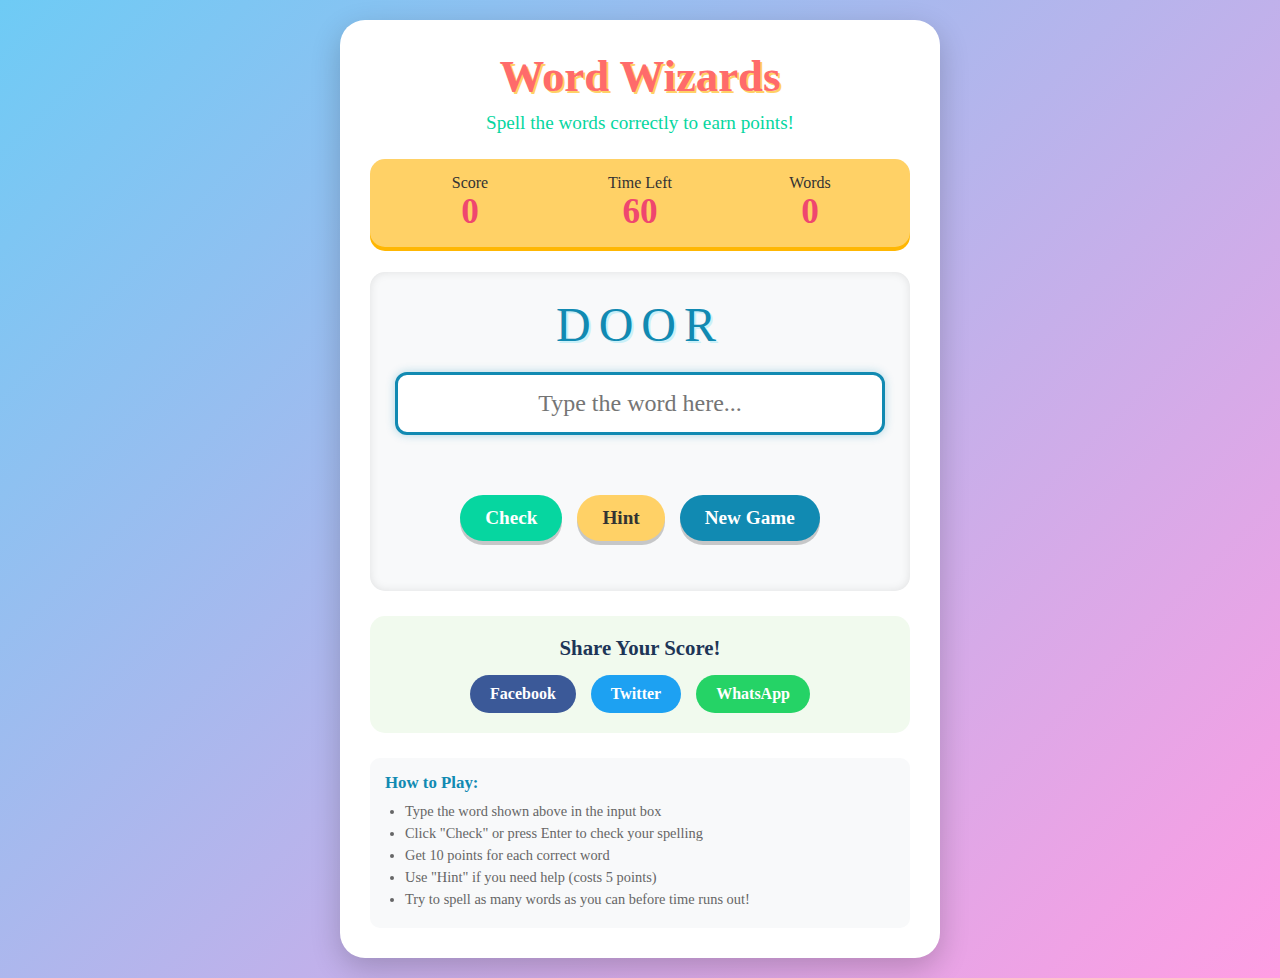
<file: word-game.html>
<!DOCTYPE html>
<html lang="en">
<head>
    <meta charset="UTF-8">
    <meta name="viewport" content="width=device-width, initial-scale=1.0">
    <title>Word Wizards - Fun Spelling Game</title>
    <style>
        * {
            margin: 0;
            padding: 0;
            box-sizing: border-box;
            font-family: 'Comic Sans MS', 'Chalkboard SE', cursive;
        }
        
        body {
            background: linear-gradient(135deg, #6ecbf5, #ff9de3);
            min-height: 100vh;
            display: flex;
            justify-content: center;
            align-items: center;
            padding: 20px;
        }
        
        .game-container {
            background-color: white;
            border-radius: 25px;
            box-shadow: 0 10px 30px rgba(0, 0, 0, 0.2);
            width: 90%;
            max-width: 600px;
            padding: 30px;
            text-align: center;
            position: relative;
            overflow: hidden;
        }
        
        .game-title {
            color: #ff6b6b;
            font-size: 2.8rem;
            margin-bottom: 10px;
            text-shadow: 2px 2px 0 #ffd166;
        }
        
        .game-subtitle {
            color: #06d6a0;
            font-size: 1.2rem;
            margin-bottom: 25px;
        }
        
        .score-container {
            display: flex;
            justify-content: space-between;
            background-color: #ffd166;
            padding: 15px;
            border-radius: 15px;
            margin-bottom: 25px;
            box-shadow: 0 4px 0 #ffb703;
        }
        
        .score-box {
            flex: 1;
            text-align: center;
        }
        
        .score-label {
            font-size: 1rem;
            color: #333;
        }
        
        .score-value {
            font-size: 2.2rem;
            font-weight: bold;
            color: #ef476f;
        }
        
        .game-area {
            background-color: #f8f9fa;
            border-radius: 15px;
            padding: 25px;
            margin-bottom: 25px;
            box-shadow: inset 0 0 10px rgba(0, 0, 0, 0.1);
        }
        
        .word-display {
            font-size: 3rem;
            color: #118ab2;
            margin-bottom: 20px;
            letter-spacing: 8px;
            text-shadow: 2px 2px 0 #caf0f8;
        }
        
        .word-input {
            width: 100%;
            padding: 15px;
            font-size: 1.5rem;
            border: 3px solid #06d6a0;
            border-radius: 12px;
            text-align: center;
            outline: none;
            margin-bottom: 15px;
        }
        
        .word-input:focus {
            border-color: #118ab2;
            box-shadow: 0 0 10px rgba(17, 138, 178, 0.3);
        }
        
        .feedback {
            min-height: 30px;
            font-size: 1.2rem;
            margin-bottom: 15px;
            font-weight: bold;
        }
        
        .correct {
            color: #06d6a0;
        }
        
        .incorrect {
            color: #ef476f;
        }
        
        .buttons-container {
            display: flex;
            justify-content: center;
            gap: 15px;
            margin-bottom: 25px;
        }
        
        .game-btn {
            padding: 12px 25px;
            font-size: 1.2rem;
            border: none;
            border-radius: 50px;
            cursor: pointer;
            font-weight: bold;
            transition: all 0.3s;
            box-shadow: 0 4px 0 rgba(0, 0, 0, 0.2);
        }
        
        .game-btn:active {
            transform: translateY(4px);
            box-shadow: none;
        }
        
        .check-btn {
            background-color: #06d6a0;
            color: white;
        }
        
        .hint-btn {
            background-color: #ffd166;
            color: #333;
        }
        
        .new-game-btn {
            background-color: #118ab2;
            color: white;
        }
        
        .share-section {
            background-color: #f1faee;
            padding: 20px;
            border-radius: 15px;
            margin-top: 20px;
        }
        
        .share-title {
            color: #1d3557;
            margin-bottom: 15px;
            font-size: 1.3rem;
        }
        
        .social-buttons {
            display: flex;
            justify-content: center;
            gap: 15px;
        }
        
        .social-btn {
            padding: 10px 20px;
            border-radius: 50px;
            color: white;
            font-weight: bold;
            cursor: pointer;
            display: flex;
            align-items: center;
            gap: 8px;
            transition: transform 0.2s;
        }
        
        .social-btn:hover {
            transform: scale(1.05);
        }
        
        .facebook {
            background-color: #3b5998;
        }
        
        .twitter {
            background-color: #1da1f2;
        }
        
        .whatsapp {
            background-color: #25d366;
        }
        
        .game-instructions {
            margin-top: 25px;
            font-size: 0.9rem;
            color: #666;
            text-align: left;
            background-color: #f8f9fa;
            padding: 15px;
            border-radius: 10px;
        }
        
        .game-instructions h3 {
            color: #118ab2;
            margin-bottom: 10px;
        }
        
        .game-instructions ul {
            margin-left: 20px;
        }
        
        .game-instructions li {
            margin-bottom: 5px;
        }
        
        @media (max-width: 500px) {
            .game-title {
                font-size: 2.2rem;
            }
            
            .word-display {
                font-size: 2.2rem;
                letter-spacing: 5px;
            }
            
            .buttons-container {
                flex-direction: column;
            }
            
            .social-buttons {
                flex-wrap: wrap;
            }
        }
    </style>
</head>
<body>
    <div class="game-container">
        <h1 class="game-title">Word Wizards</h1>
        <p class="game-subtitle">Spell the words correctly to earn points!</p>
        
        <div class="score-container">
            <div class="score-box">
                <div class="score-label">Score</div>
                <div class="score-value" id="score">0</div>
            </div>
            <div class="score-box">
                <div class="score-label">Time Left</div>
                <div class="score-value" id="timer">60</div>
            </div>
            <div class="score-box">
                <div class="score-label">Words</div>
                <div class="score-value" id="word-count">0</div>
            </div>
        </div>
        
        <div class="game-area">
            <div class="word-display" id="word-display">WORD</div>
            <input type="text" class="word-input" id="word-input" placeholder="Type the word here..." autocomplete="off">
            <div class="feedback" id="feedback"></div>
            
            <div class="buttons-container">
                <button class="game-btn check-btn" id="check-btn">Check</button>
                <button class="game-btn hint-btn" id="hint-btn">Hint</button>
                <button class="game-btn new-game-btn" id="new-game-btn">New Game</button>
            </div>
        </div>
        
        <div class="share-section">
            <h3 class="share-title">Share Your Score!</h3>
            <div class="social-buttons">
                <div class="social-btn facebook" id="facebook-share">
                    <span>Facebook</span>
                </div>
                <div class="social-btn twitter" id="twitter-share">
                    <span>Twitter</span>
                </div>
                <div class="social-btn whatsapp" id="whatsapp-share">
                    <span>WhatsApp</span>
                </div>
            </div>
        </div>
        
        <div class="game-instructions">
            <h3>How to Play:</h3>
            <ul>
                <li>Type the word shown above in the input box</li>
                <li>Click "Check" or press Enter to check your spelling</li>
                <li>Get 10 points for each correct word</li>
                <li>Use "Hint" if you need help (costs 5 points)</li>
                <li>Try to spell as many words as you can before time runs out!</li>
            </ul>
        </div>
    </div>

    <script>
        // Game variables
        let score = 0;
        let timer = 60;
        let wordCount = 0;
        let currentWord = '';
        let timerInterval;
        let gameActive = false;
        
        // DOM elements
        const scoreElement = document.getElementById('score');
        const timerElement = document.getElementById('timer');
        const wordCountElement = document.getElementById('word-count');
        const wordDisplayElement = document.getElementById('word-display');
        const wordInputElement = document.getElementById('word-input');
        const feedbackElement = document.getElementById('feedback');
        const checkButton = document.getElementById('check-btn');
        const hintButton = document.getElementById('hint-btn');
        const newGameButton = document.getElementById('new-game-btn');
        const facebookShare = document.getElementById('facebook-share');
        const twitterShare = document.getElementById('twitter-share');
        const whatsappShare = document.getElementById('whatsapp-share');
        
        // Word list for primary students
        const wordList = [
            'apple', 'ball', 'cat', 'dog', 'elephant', 'fish', 'giraffe', 'house', 'ice', 'jump',
            'kite', 'lion', 'monkey', 'nest', 'orange', 'pencil', 'queen', 'rabbit', 'sun', 'tree',
            'umbrella', 'violin', 'water', 'xylophone', 'yellow', 'zebra', 'bird', 'car', 'door',
            'egg', 'flower', 'green', 'hat', 'igloo', 'jacket', 'king', 'leaf', 'moon', 'nose',
            'octopus', 'pizza', 'quilt', 'rain', 'star', 'table', 'up', 'van', 'window', 'box'
        ];
        
        // Initialize the game
        function initGame() {
            score = 0;
            timer = 60;
            wordCount = 0;
            gameActive = true;
            
            updateScore();
            updateTimer();
            updateWordCount();
            
            // Clear feedback
            feedbackElement.textContent = '';
            feedbackElement.className = 'feedback';
            
            // Focus on input
            wordInputElement.value = '';
            wordInputElement.focus();
            
            // Start timer
            clearInterval(timerInterval);
            timerInterval = setInterval(updateGameTimer, 1000);
            
            // Get first word
            getNewWord();
        }
        
        // Update score display
        function updateScore() {
            scoreElement.textContent = score;
        }
        
        // Update timer display
        function updateTimer() {
            timerElement.textContent = timer;
        }
        
        // Update word count display
        function updateWordCount() {
            wordCountElement.textContent = wordCount;
        }
        
        // Update game timer
        function updateGameTimer() {
            if (timer > 0) {
                timer--;
                updateTimer();
                
                // Change timer color when time is running low
                if (timer <= 10) {
                    timerElement.style.color = '#ef476f';
                }
            } else {
                endGame();
            }
        }
        
        // Get a new random word
        function getNewWord() {
            const randomIndex = Math.floor(Math.random() * wordList.length);
            currentWord = wordList[randomIndex];
            wordDisplayElement.textContent = currentWord.toUpperCase();
        }
        
        // Check the user's input
        function checkWord() {
            if (!gameActive) return;
            
            const userInput = wordInputElement.value.trim().toLowerCase();
            
            if (userInput === currentWord) {
                // Correct word
                score += 10;
                wordCount++;
                feedbackElement.textContent = 'Correct! +10 points';
                feedbackElement.className = 'feedback correct';
            } else {
                // Incorrect word
                feedbackElement.textContent = 'Try again!';
                feedbackElement.className = 'feedback incorrect';
            }
            
            updateScore();
            updateWordCount();
            
            // Get new word and clear input
            getNewWord();
            wordInputElement.value = '';
            wordInputElement.focus();
        }
        
        // Provide a hint
        function giveHint() {
            if (!gameActive || score < 5) {
                feedbackElement.textContent = 'Not enough points for a hint!';
                feedbackElement.className = 'feedback incorrect';
                return;
            }
            
            score -= 5;
            updateScore();
            
            // Show first and last letter as hint
            const hint = currentWord[0] + ' _ '.repeat(currentWord.length - 2) + currentWord[currentWord.length - 1];
            feedbackElement.textContent = `Hint: ${hint}`;
            feedbackElement.className = 'feedback correct';
            
            wordInputElement.focus();
        }
        
        // End the game
        function endGame() {
            gameActive = false;
            clearInterval(timerInterval);
            
            feedbackElement.textContent = `Game Over! Final Score: ${score}`;
            feedbackElement.className = 'feedback';
            
            wordDisplayElement.textContent = 'GAME OVER';
            wordInputElement.disabled = true;
        }
        
        // Share score on social media
        function shareScore(platform) {
            const shareText = `I scored ${score} points in Word Wizards! Can you beat my score?`;
            const shareUrl = window.location.href;
            
            let shareLink = '';
            
            switch(platform) {
                case 'facebook':
                    shareLink = `https://www.facebook.com/sharer/sharer.php?u=${encodeURIComponent(shareUrl)}&quote=${encodeURIComponent(shareText)}`;
                    break;
                case 'twitter':
                    shareLink = `https://twitter.com/intent/tweet?text=${encodeURIComponent(shareText)}&url=${encodeURIComponent(shareUrl)}`;
                    break;
                case 'whatsapp':
                    shareLink = `https://api.whatsapp.com/send?text=${encodeURIComponent(shareText + ' ' + shareUrl)}`;
                    break;
            }
            
            window.open(shareLink, '_blank', 'width=600,height=400');
        }
        
        // Event listeners
        checkButton.addEventListener('click', checkWord);
        
        hintButton.addEventListener('click', giveHint);
        
        newGameButton.addEventListener('click', initGame);
        
        wordInputElement.addEventListener('keyup', function(event) {
            if (event.key === 'Enter') {
                checkWord();
            }
        });
        
        facebookShare.addEventListener('click', () => shareScore('facebook'));
        twitterShare.addEventListener('click', () => shareScore('twitter'));
        whatsappShare.addEventListener('click', () => shareScore('whatsapp'));
        
        // Start the game when page loads
        window.onload = initGame;
    </script>
</body>
</html>
</file>
